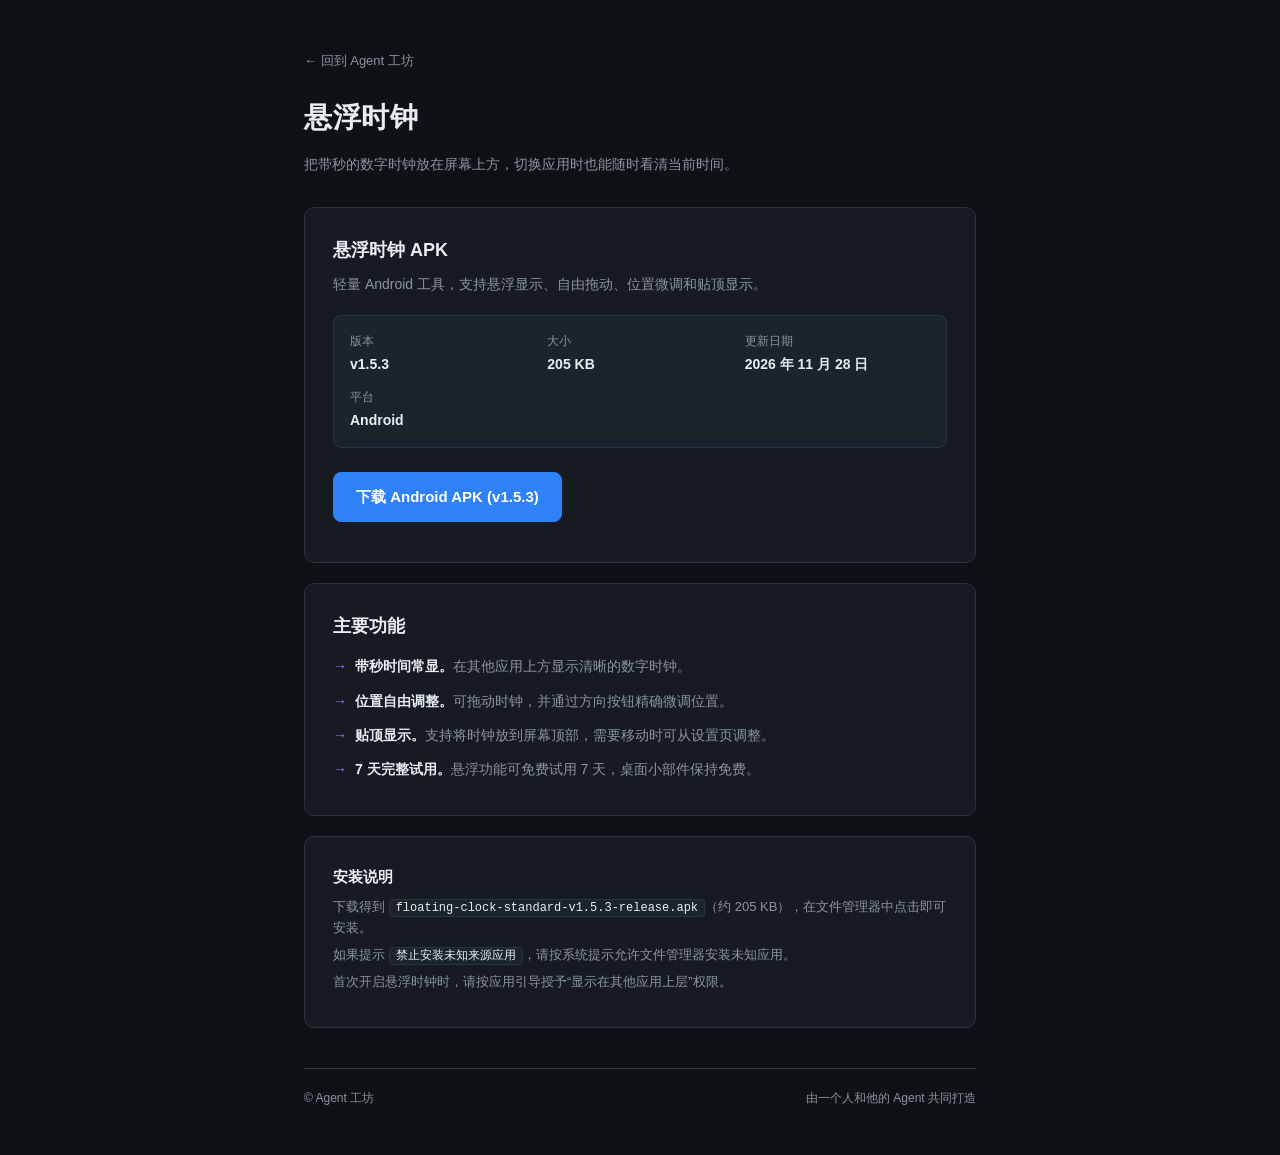
<file: apps/floating-clock/index.html>
<!DOCTYPE html>
<html lang="zh-CN">
<head>
  <meta charset="UTF-8" />
  <meta name="viewport" content="width=device-width, initial-scale=1.0" />
  <title>悬浮时钟 · Agent 工坊</title>
  <meta name="description" content="Android 带秒悬浮时钟，支持自由拖动、位置微调和贴顶显示。" />
  <style>
    :root {
      --bg: #0e1116;
      --panel: #161b22;
      --panel-2: #1c232c;
      --border: #2a3340;
      --text: #e6edf3;
      --muted: #8b949e;
      --primary: #2f81f7;
      --primary-hover: #4a96fa;
      --accent: #a371f7;
      --radius: 10px;
    }

    * { box-sizing: border-box; }

    html, body {
      margin: 0;
      padding: 0;
      min-height: 100vh;
      background: var(--bg);
      color: var(--text);
      font-family: -apple-system, "Segoe UI", "PingFang SC", "Microsoft YaHei", sans-serif;
      font-size: 15px;
      line-height: 1.6;
    }

    a { color: inherit; text-decoration: none; }

    .page {
      max-width: 720px;
      margin: 0 auto;
      padding: 48px 24px;
    }

    .back {
      display: inline-block;
      margin-bottom: 24px;
      color: var(--muted);
      font-size: 13px;
      transition: color 0.15s ease;
    }
    .back:hover { color: var(--text); }

    header.hero { margin-bottom: 32px; }
    header.hero h1 {
      margin: 0 0 12px;
      font-size: 28px;
      font-weight: 700;
      letter-spacing: 0.5px;
    }
    header.hero p {
      margin: 0;
      color: var(--muted);
      font-size: 14px;
    }

    .panel {
      margin-bottom: 20px;
      padding: 28px;
      background: var(--panel);
      border: 1px solid var(--border);
      border-radius: var(--radius);
    }
    .panel h2 {
      margin: 0 0 8px;
      font-size: 18px;
      font-weight: 600;
    }
    .panel .lead {
      margin: 0 0 20px;
      color: var(--muted);
      font-size: 14px;
    }

    .meta {
      display: grid;
      grid-template-columns: repeat(auto-fit, minmax(140px, 1fr));
      gap: 12px;
      margin: 0 0 24px;
      padding: 16px;
      background: var(--panel-2);
      border: 1px solid var(--border);
      border-radius: 8px;
    }
    .meta-item {
      display: flex;
      flex-direction: column;
      gap: 2px;
    }
    .meta-item .k {
      color: var(--muted);
      font-size: 12px;
    }
    .meta-item .v {
      color: var(--text);
      font-size: 14px;
      font-weight: 600;
    }

    .btn-primary {
      display: inline-block;
      padding: 12px 22px;
      background: var(--primary);
      color: #fff;
      border: 1px solid var(--primary);
      border-radius: 8px;
      font-size: 15px;
      font-weight: 600;
      font-family: inherit;
      cursor: pointer;
      transition: background 0.15s ease, border-color 0.15s ease;
    }
    .btn-primary:hover {
      background: var(--primary-hover);
      border-color: var(--primary-hover);
    }

    .feat {
      margin: 0;
      padding: 0;
      list-style: none;
    }
    .feat li {
      position: relative;
      padding: 6px 0 6px 22px;
      color: var(--muted);
      font-size: 14px;
    }
    .feat li::before {
      position: absolute;
      left: 0;
      color: var(--accent);
      content: "→";
    }
    .feat strong {
      color: var(--text);
      font-weight: 600;
    }

    .tips h2 { font-size: 15px; }
    .tips p {
      margin: 6px 0;
      color: var(--muted);
      font-size: 13px;
    }
    .tips code {
      padding: 1px 6px;
      background: var(--panel-2);
      color: var(--text);
      border: 1px solid var(--border);
      border-radius: 4px;
      font-size: 12px;
    }

    footer.foot {
      display: flex;
      justify-content: space-between;
      flex-wrap: wrap;
      gap: 8px;
      margin-top: 40px;
      padding-top: 20px;
      color: var(--muted);
      border-top: 1px solid var(--border);
      font-size: 12px;
    }

    @media (max-width: 480px) {
      .page { padding: 32px 18px; }
      header.hero h1 { font-size: 24px; }
      .panel { padding: 20px; }
    }
  </style>
</head>
<body>
  <div class="page">
    <a class="back" href="../../">← 回到 Agent 工坊</a>

    <header class="hero">
      <h1>悬浮时钟</h1>
      <p>把带秒的数字时钟放在屏幕上方，切换应用时也能随时看清当前时间。</p>
    </header>

    <section class="panel">
      <h2>悬浮时钟 APK</h2>
      <p class="lead">轻量 Android 工具，支持悬浮显示、自由拖动、位置微调和贴顶显示。</p>

      <div class="meta">
        <div class="meta-item">
          <span class="k">版本</span>
          <span class="v">v1.5.3</span>
        </div>
        <div class="meta-item">
          <span class="k">大小</span>
          <span class="v">205 KB</span>
        </div>
        <div class="meta-item">
          <span class="k">更新日期</span>
          <span class="v">2026 年 11 月 28 日</span>
        </div>
        <div class="meta-item">
          <span class="k">平台</span>
          <span class="v">Android</span>
        </div>
      </div>

      <a href="download/floating-clock-standard-v1.5.3-release.apk.zip"
         download="floating-clock-standard-v1.5.3-release.apk"
         class="btn-primary"
         id="downloadLink">下载 Android APK (v1.5.3)</a>
      <p id="downloadStatus" role="status" aria-live="polite" style="margin: 12px 0 0; color: var(--muted); font-size: 13px;"></p>
    </section>

    <section class="panel">
      <h2>主要功能</h2>
      <ul class="feat">
        <li><strong>带秒时间常显。</strong>在其他应用上方显示清晰的数字时钟。</li>
        <li><strong>位置自由调整。</strong>可拖动时钟，并通过方向按钮精确微调位置。</li>
        <li><strong>贴顶显示。</strong>支持将时钟放到屏幕顶部，需要移动时可从设置页调整。</li>
        <li><strong>7 天完整试用。</strong>悬浮功能可免费试用 7 天，桌面小部件保持免费。</li>
      </ul>
    </section>

    <section class="panel tips">
      <h2>安装说明</h2>
      <p>下载得到 <code>floating-clock-standard-v1.5.3-release.apk</code>（约 205 KB），在文件管理器中点击即可安装。</p>
      <p>如果提示 <code>禁止安装未知来源应用</code>，请按系统提示允许文件管理器安装未知应用。</p>
      <p>首次开启悬浮时钟时，请按应用引导授予“显示在其他应用上层”权限。</p>
    </section>

    <footer class="foot">
      <span>© Agent 工坊</span>
      <span>由一个人和他的 Agent 共同打造</span>
    </footer>
  </div>

  <script src="../../js/tracker.js"></script>
  <script>
    (function () {
      var downloadLink = document.getElementById('downloadLink');
      var downloadStatus = document.getElementById('downloadStatus');

      // 服务端通过 .htaccess 的 mod_headers 把 .apk.zip 伪装成 .apk 下发，
      // 绕开 InfinityFree 对直出 .apk 的截断，浏览器直接拿到 APK 文件。
      downloadLink.addEventListener('click', function () {
        downloadStatus.textContent = '浏览器正在下载 APK（约 205 KB），下载后在文件管理器中点击安装。';
        if (window.Tracker) window.Tracker.track('floating-clock_download');
      });
    })();
  </script>
</body>
</html>
</file>
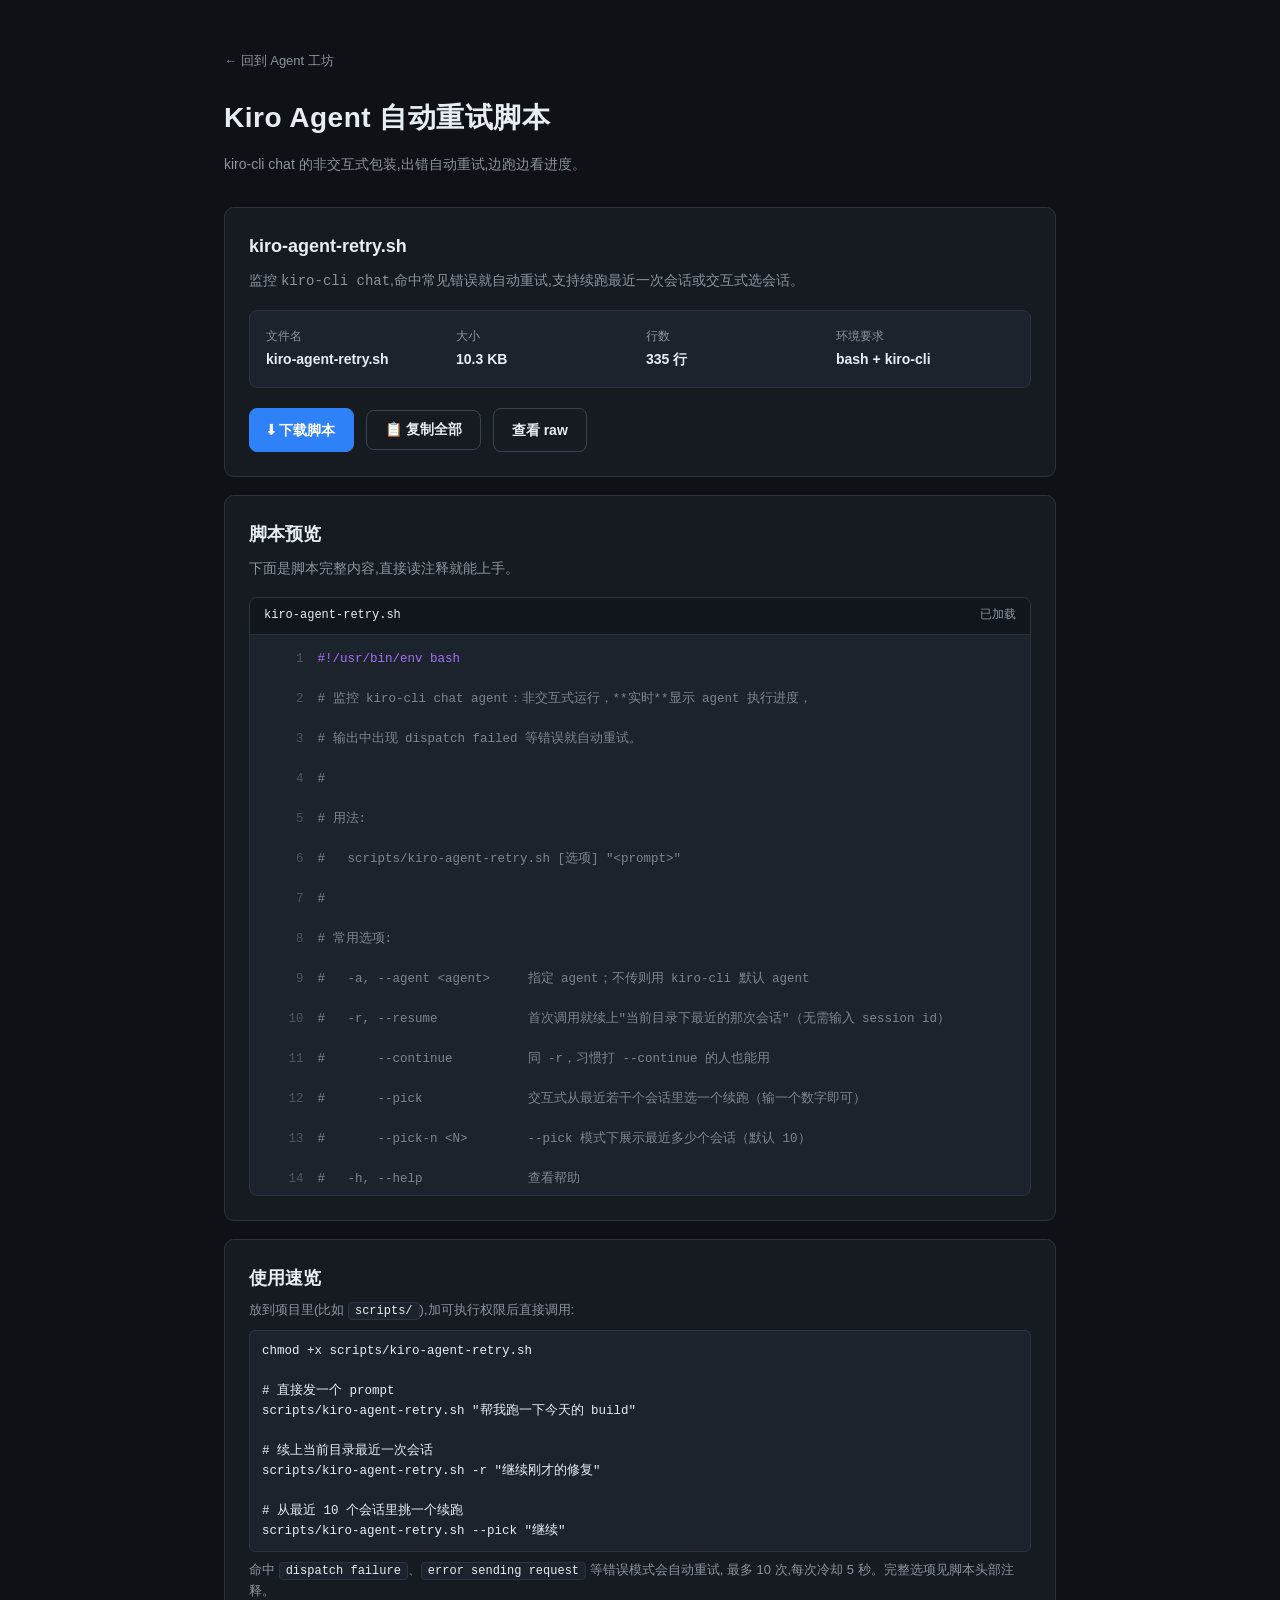
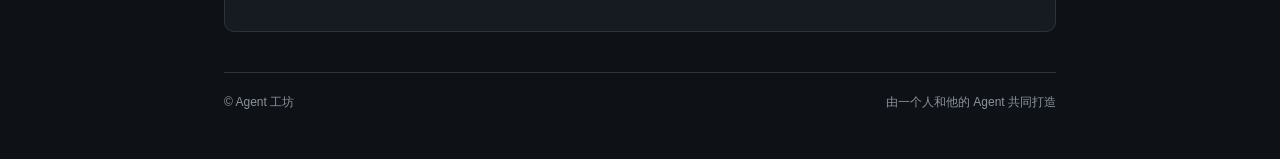
<file: apps/kiro-retry/index.html>
<!DOCTYPE html>
<html lang="zh-CN">
<head>
    <meta charset="UTF-8">
    <meta name="viewport" content="width=device-width, initial-scale=1.0">
    <title>Kiro Agent 自动重试脚本 · Agent 工坊</title>
    <meta name="description" content="kiro-cli chat 的非交互式包装脚本,出错就自动重试,边跑边看进度。" />
    <style>
        :root {
            --bg: #0e1116;
            --panel: #161b22;
            --panel-2: #1c232c;
            --border: #2a3340;
            --border-strong: #3a4452;
            --text: #e6edf3;
            --muted: #8b949e;
            --primary: #2f81f7;
            --primary-hover: #4a96fa;
            --accent: #a371f7;
            --green: #3fb950;
            --radius: 10px;
        }

        * { box-sizing: border-box; }

        html, body {
            margin: 0;
            padding: 0;
            background: var(--bg);
            color: var(--text);
            font-family: -apple-system, "Segoe UI", "PingFang SC", "Microsoft YaHei", sans-serif;
            font-size: 15px;
            line-height: 1.6;
            min-height: 100vh;
        }

        a { color: inherit; text-decoration: none; }

        .page {
            max-width: 880px;
            margin: 0 auto;
            padding: 48px 24px 48px;
        }

        .back {
            display: inline-block;
            color: var(--muted);
            font-size: 13px;
            margin-bottom: 24px;
            transition: color 0.15s ease;
        }
        .back:hover { color: var(--text); }

        header.hero {
            margin-bottom: 32px;
        }
        header.hero h1 {
            margin: 0 0 12px;
            font-size: 28px;
            font-weight: 700;
            letter-spacing: 0.5px;
        }
        header.hero p {
            margin: 0;
            color: var(--muted);
            font-size: 14px;
        }

        .panel {
            background: var(--panel);
            border: 1px solid var(--border);
            border-radius: var(--radius);
            padding: 24px;
            margin-bottom: 18px;
        }

        .panel h2 {
            margin: 0 0 8px;
            font-size: 18px;
            font-weight: 600;
        }
        .panel .lead {
            margin: 0 0 18px;
            color: var(--muted);
            font-size: 14px;
        }

        .meta {
            display: grid;
            grid-template-columns: repeat(auto-fit, minmax(140px, 1fr));
            gap: 12px;
            margin: 0 0 20px;
            padding: 16px;
            background: var(--panel-2);
            border: 1px solid var(--border);
            border-radius: 8px;
        }
        .meta-item {
            display: flex;
            flex-direction: column;
            gap: 2px;
        }
        .meta-item .k {
            color: var(--muted);
            font-size: 12px;
        }
        .meta-item .v {
            color: var(--text);
            font-size: 14px;
            font-weight: 600;
        }

        .actions {
            display: flex;
            flex-wrap: wrap;
            align-items: center;
            gap: 12px;
        }

        .btn {
            display: inline-block;
            border-radius: 8px;
            padding: 10px 18px;
            font-size: 14px;
            font-weight: 600;
            font-family: inherit;
            cursor: pointer;
            transition: background 0.15s ease, border-color 0.15s ease, color 0.15s ease;
            border: 1px solid transparent;
            user-select: none;
        }
        .btn-primary {
            background: var(--primary);
            color: #fff;
            border-color: var(--primary);
        }
        .btn-primary:hover {
            background: var(--primary-hover);
            border-color: var(--primary-hover);
        }
        .btn-ghost {
            background: transparent;
            color: var(--text);
            border-color: var(--border-strong);
        }
        .btn-ghost:hover {
            border-color: var(--primary);
            color: var(--primary);
        }
        .btn-ghost.ok {
            color: var(--green);
            border-color: var(--green);
        }

        /* 代码查看区 */
        .code-wrap {
            background: var(--panel-2);
            border: 1px solid var(--border);
            border-radius: 8px;
            overflow: hidden;
        }
        .code-head {
            display: flex;
            justify-content: space-between;
            align-items: center;
            padding: 8px 14px;
            border-bottom: 1px solid var(--border);
            background: #11161d;
            color: var(--muted);
            font-size: 12px;
            font-family: ui-monospace, SFMono-Regular, "SF Mono", Menlo, Consolas, monospace;
        }
        .code-head .file {
            color: var(--text);
        }
        .code-scroll {
            max-height: 560px;
            overflow: auto;
        }
        pre.code {
            margin: 0;
            padding: 14px 16px;
            font-family: ui-monospace, SFMono-Regular, "SF Mono", Menlo, Consolas, "Microsoft YaHei Mono", monospace;
            font-size: 12.5px;
            line-height: 1.6;
            color: var(--text);
            white-space: pre;
            tab-size: 4;
        }
        pre.code .line {
            display: block;
        }
        pre.code .ln {
            display: inline-block;
            width: 3em;
            margin-right: 14px;
            text-align: right;
            color: #4a5564;
            user-select: none;
        }
        pre.code .cmt { color: #7d8590; }
        pre.code .shebang { color: var(--accent); }

        .panel.tips p {
            margin: 6px 0;
            color: var(--muted);
            font-size: 13px;
        }
        .panel.tips code {
            background: var(--panel-2);
            border: 1px solid var(--border);
            border-radius: 4px;
            padding: 1px 6px;
            font-size: 12px;
            color: var(--text);
            font-family: ui-monospace, SFMono-Regular, Menlo, Consolas, monospace;
        }
        .panel.tips pre {
            background: var(--panel-2);
            border: 1px solid var(--border);
            border-radius: 6px;
            padding: 10px 12px;
            margin: 8px 0;
            font-size: 12.5px;
            color: var(--text);
            font-family: ui-monospace, SFMono-Regular, Menlo, Consolas, monospace;
            overflow-x: auto;
        }

        .loading, .err {
            color: var(--muted);
            font-size: 13px;
            padding: 12px 16px;
        }
        .err { color: #f85149; }

        footer.foot {
            margin-top: 40px;
            padding-top: 20px;
            border-top: 1px solid var(--border);
            color: var(--muted);
            font-size: 12px;
            display: flex;
            justify-content: space-between;
            flex-wrap: wrap;
            gap: 8px;
        }

        @media (max-width: 480px) {
            .page { padding: 32px 18px 32px; }
            header.hero h1 { font-size: 24px; }
            .panel { padding: 18px; }
            pre.code { font-size: 11.5px; }
        }
    </style>
</head>
<body>
    <div class="page">
        <a class="back" href="../../">← 回到 Agent 工坊</a>

        <header class="hero">
            <h1>Kiro Agent 自动重试脚本</h1>
            <p>kiro-cli chat 的非交互式包装,出错自动重试,边跑边看进度。</p>
        </header>

        <section class="panel">
            <h2>kiro-agent-retry.sh</h2>
            <p class="lead">监控 <code>kiro-cli chat</code>,命中常见错误就自动重试,支持续跑最近一次会话或交互式选会话。</p>

            <div class="meta">
                <div class="meta-item">
                    <span class="k">文件名</span>
                    <span class="v">kiro-agent-retry.sh</span>
                </div>
                <div class="meta-item">
                    <span class="k">大小</span>
                    <span class="v" id="metaSize">—</span>
                </div>
                <div class="meta-item">
                    <span class="k">行数</span>
                    <span class="v" id="metaLines">—</span>
                </div>
                <div class="meta-item">
                    <span class="k">环境要求</span>
                    <span class="v">bash + kiro-cli</span>
                </div>
            </div>

            <div class="actions">
                <a id="downloadLink" class="btn btn-primary"
                   href="kiro-agent-retry.sh"
                   download="kiro-agent-retry.sh">
                    ⬇ 下载脚本
                </a>
                <button type="button" id="copyBtn" class="btn btn-ghost">
                    📋 复制全部
                </button>
                <a id="rawLink" class="btn btn-ghost" href="kiro-agent-retry.sh" target="_blank" rel="noopener">
                    查看 raw
                </a>
            </div>
        </section>

        <section class="panel">
            <h2>脚本预览</h2>
            <p class="lead">下面是脚本完整内容,直接读注释就能上手。</p>
            <div class="code-wrap">
                <div class="code-head">
                    <span class="file">kiro-agent-retry.sh</span>
                    <span id="codeStatus">加载中…</span>
                </div>
                <div class="code-scroll">
                    <pre class="code" id="codeBlock"><span class="loading">正在加载脚本内容…</span></pre>
                </div>
            </div>
        </section>

        <section class="panel tips">
            <h2>使用速览</h2>
            <p>放到项目里(比如 <code>scripts/</code>),加可执行权限后直接调用:</p>
<pre>chmod +x scripts/kiro-agent-retry.sh

# 直接发一个 prompt
scripts/kiro-agent-retry.sh "帮我跑一下今天的 build"

# 续上当前目录最近一次会话
scripts/kiro-agent-retry.sh -r "继续刚才的修复"

# 从最近 10 个会话里挑一个续跑
scripts/kiro-agent-retry.sh --pick "继续"</pre>
            <p>命中 <code>dispatch failure</code>、<code>error sending request</code> 等错误模式会自动重试,
                最多 10 次,每次冷却 5 秒。完整选项见脚本头部注释。</p>
        </section>

        <footer class="foot">
            <span>© Agent 工坊</span>
            <span>由一个人和他的 Agent 共同打造</span>
        </footer>
    </div>

    <script src="../../js/tracker.js"></script>
    <script>
        (function () {
            var SCRIPT_URL = 'kiro-agent-retry.sh';
            var FILE_NAME = 'kiro-agent-retry.sh';
            var codeBlock = document.getElementById('codeBlock');
            var codeStatus = document.getElementById('codeStatus');
            var metaSize = document.getElementById('metaSize');
            var metaLines = document.getElementById('metaLines');
            var copyBtn = document.getElementById('copyBtn');
            var downloadLink = document.getElementById('downloadLink');
            var rawLink = document.getElementById('rawLink');

            var scriptText = '';
            var blobUrlDownload = '';
            var blobUrlRaw = '';

            function escapeHtml(s) {
                return s.replace(/[&<>]/g, function (ch) {
                    return ch === '&' ? '&amp;' : ch === '<' ? '&lt;' : '&gt;';
                });
            }

            // 极简高亮:整行注释染灰,#! shebang 用强调色,其它原色。
            function renderHighlighted(text) {
                var lines = text.split('\n');
                var pad = String(lines.length).length;
                var out = '';
                for (var i = 0; i < lines.length; i++) {
                    var raw = lines[i];
                    var trimmed = raw.replace(/^\s+/, '');
                    var cls = '';
                    if (i === 0 && trimmed.indexOf('#!') === 0) {
                        cls = 'shebang';
                    } else if (trimmed.indexOf('#') === 0) {
                        cls = 'cmt';
                    }
                    var num = String(i + 1);
                    while (num.length < pad) num = ' ' + num;
                    var content = escapeHtml(raw);
                    if (cls) {
                        content = '<span class="' + cls + '">' + content + '</span>';
                    }
                    out += '<span class="line"><span class="ln">' + num + '</span>' + content + '</span>\n';
                }
                return out;
            }

            function humanSize(bytes) {
                if (bytes < 1024) return bytes + ' B';
                if (bytes < 1024 * 1024) return (bytes / 1024).toFixed(1) + ' KB';
                return (bytes / 1024 / 1024).toFixed(2) + ' MB';
            }

            // 拿到脚本文本后,把"下载"和"查看 raw"切到 Blob URL,
            // 这样彻底脱离服务器对 .sh 的 Content-Disposition / MIME 处理。
            function rewireLinksToBlob(text) {
                try {
                    // 下载用 octet-stream + download 属性,确保是"另存为"
                    var dlBlob = new Blob([text], { type: 'application/octet-stream' });
                    blobUrlDownload = URL.createObjectURL(dlBlob);
                    downloadLink.href = blobUrlDownload;
                    downloadLink.setAttribute('download', FILE_NAME);

                    // 查看 raw 用 text/plain,新窗口打开就是纯文本预览
                    var rawBlob = new Blob([text], { type: 'text/plain;charset=utf-8' });
                    blobUrlRaw = URL.createObjectURL(rawBlob);
                    rawLink.href = blobUrlRaw;
                    // raw 不需要 download
                    rawLink.removeAttribute('download');
                } catch (_) {
                    // Blob 不可用就保持原始 href,至少还能用
                }
            }

            function loadScript() {
                // 加 cache-buster,避开 InfinityFree 的边缘缓存
                var url = SCRIPT_URL + '?t=' + Date.now();
                fetch(url, { cache: 'no-store', credentials: 'same-origin' })
                    .then(function (res) {
                        if (!res.ok) throw new Error('HTTP ' + res.status);
                        return res.text();
                    })
                    .then(function (text) {
                        // 简单校验:正常脚本应以 #! 开头。如果服务器返回的是
                        // HTML 拦截页或其它内容,直接走失败分支。
                        if (!/^#!/.test(text)) {
                            throw new Error('返回内容不是 shell 脚本');
                        }
                        scriptText = text;
                        codeBlock.innerHTML = renderHighlighted(text);

                        var bytes = new Blob([text]).size;
                        metaSize.textContent = humanSize(bytes);
                        metaLines.textContent = text.split('\n').length + ' 行';
                        codeStatus.textContent = '已加载';

                        rewireLinksToBlob(text);
                    })
                    .catch(function (err) {
                        codeBlock.innerHTML = '<span class="err">脚本预览加载失败:' +
                            escapeHtml(String(err.message || err)) +
                            '。可点击上方"下载脚本"获取文件。</span>';
                        codeStatus.textContent = '加载失败';
                    });
            }

            // 复制到剪贴板
            copyBtn.addEventListener('click', function () {
                if (!scriptText) {
                    copyBtn.textContent = '⚠ 还没加载好';
                    setTimeout(function () { copyBtn.textContent = '📋 复制全部'; }, 1500);
                    return;
                }
                var done = function () {
                    copyBtn.classList.add('ok');
                    copyBtn.textContent = '✓ 已复制';
                    setTimeout(function () {
                        copyBtn.classList.remove('ok');
                        copyBtn.textContent = '📋 复制全部';
                    }, 1500);
                };
                var fallback = function () {
                    var ta = document.createElement('textarea');
                    ta.value = scriptText;
                    ta.style.position = 'fixed';
                    ta.style.left = '-9999px';
                    document.body.appendChild(ta);
                    ta.select();
                    try { document.execCommand('copy'); done(); }
                    catch (_) {
                        copyBtn.textContent = '⚠ 复制失败';
                        setTimeout(function () { copyBtn.textContent = '📋 复制全部'; }, 1500);
                    }
                    document.body.removeChild(ta);
                };
                if (navigator.clipboard && navigator.clipboard.writeText) {
                    navigator.clipboard.writeText(scriptText).then(done).catch(fallback);
                } else {
                    fallback();
                }
                if (window.Tracker) Tracker.track('kiro-retry_copy');
            });

            // 下载点击埋点
            downloadLink.addEventListener('click', function () {
                if (window.Tracker) Tracker.track('kiro-retry_download');
            });

            loadScript();
        })();
    </script>
</body>
</html>
</file>
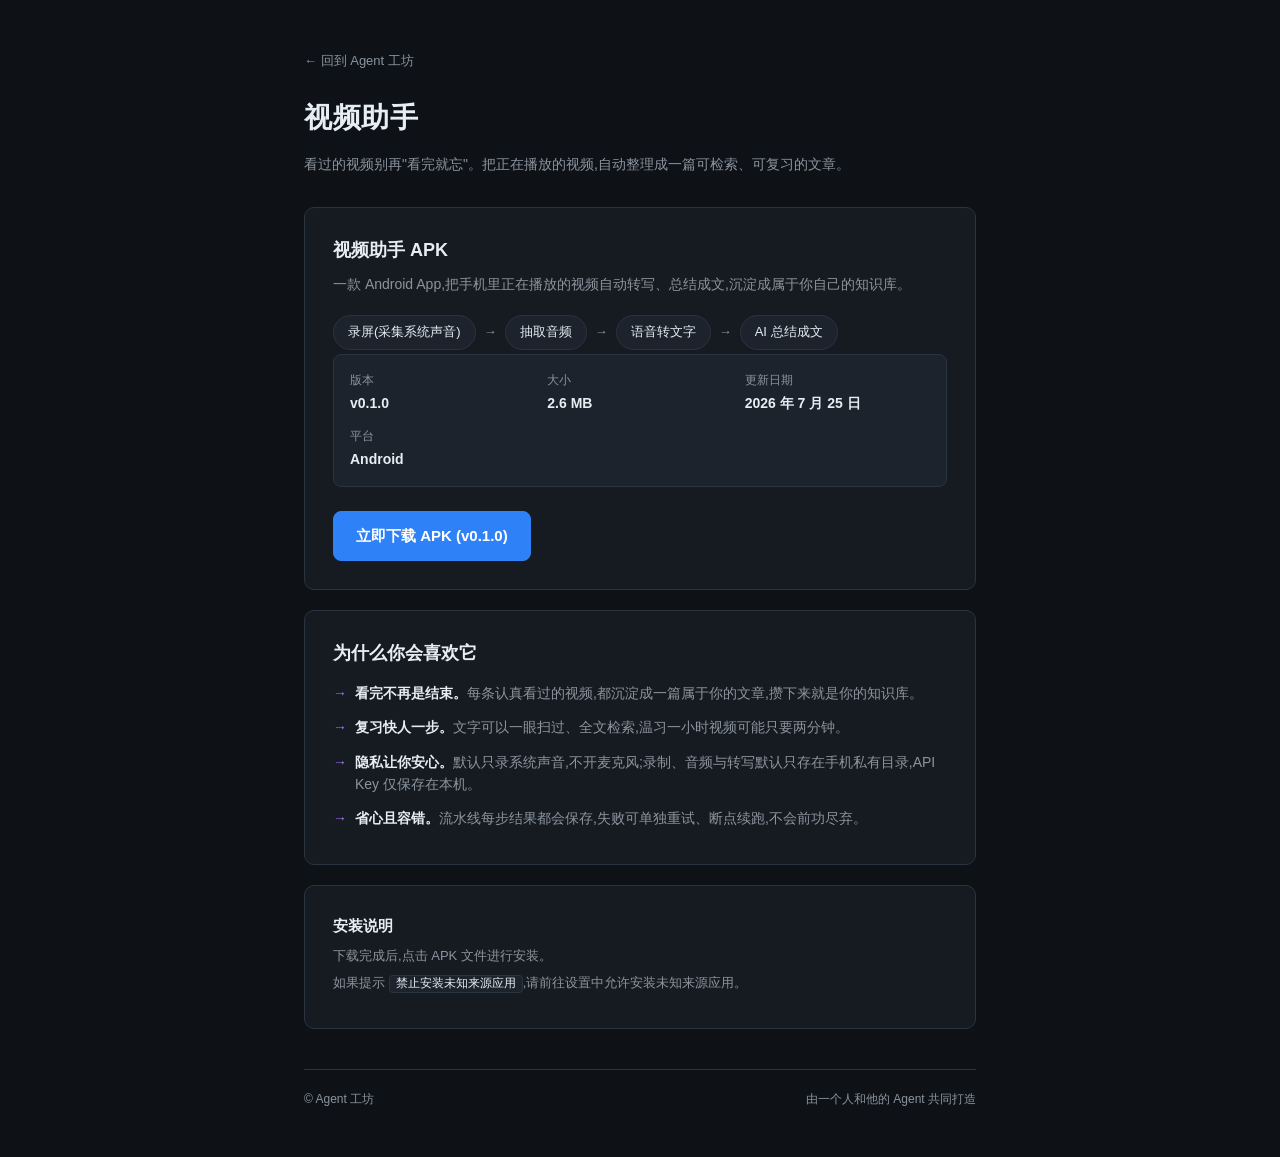
<file: apps/video-helper/index.html>
<!DOCTYPE html>
<html lang="zh-CN">
<head>
    <meta charset="UTF-8">
    <meta name="viewport" content="width=device-width, initial-scale=1.0">
    <title>视频助手 · Agent 工坊</title>
    <meta name="description" content="把你手机里正在播放的视频,自动整理成一篇结构清晰的文章。录屏 → 转写 → AI 总结,一条龙。" />
    <style>
        :root {
            --bg: #0e1116;
            --panel: #161b22;
            --panel-2: #1c232c;
            --border: #2a3340;
            --border-strong: #3a4452;
            --text: #e6edf3;
            --muted: #8b949e;
            --primary: #2f81f7;
            --primary-hover: #4a96fa;
            --accent: #a371f7;
            --radius: 10px;
        }

        * { box-sizing: border-box; }

        html, body {
            margin: 0;
            padding: 0;
            background: var(--bg);
            color: var(--text);
            font-family: -apple-system, "Segoe UI", "PingFang SC", "Microsoft YaHei", sans-serif;
            font-size: 15px;
            line-height: 1.6;
            min-height: 100vh;
        }

        a { color: inherit; text-decoration: none; }

        .page {
            max-width: 720px;
            margin: 0 auto;
            padding: 48px 24px 48px;
        }

        .back {
            display: inline-block;
            color: var(--muted);
            font-size: 13px;
            margin-bottom: 24px;
            transition: color 0.15s ease;
        }
        .back:hover { color: var(--text); }

        header.hero {
            margin-bottom: 32px;
        }
        header.hero h1 {
            margin: 0 0 12px;
            font-size: 28px;
            font-weight: 700;
            letter-spacing: 0.5px;
        }
        header.hero p {
            margin: 0;
            color: var(--muted);
            font-size: 14px;
        }

        .panel {
            background: var(--panel);
            border: 1px solid var(--border);
            border-radius: var(--radius);
            padding: 28px;
            margin-bottom: 20px;
        }

        .panel h2 {
            margin: 0 0 8px;
            font-size: 18px;
            font-weight: 600;
        }
        .panel .lead {
            margin: 0 0 20px;
            color: var(--muted);
            font-size: 14px;
        }

        .meta {
            display: grid;
            grid-template-columns: repeat(auto-fit, minmax(140px, 1fr));
            gap: 12px;
            margin: 0 0 24px;
            padding: 16px;
            background: var(--panel-2);
            border: 1px solid var(--border);
            border-radius: 8px;
        }
        .meta-item {
            display: flex;
            flex-direction: column;
            gap: 2px;
        }
        .meta-item .k {
            color: var(--muted);
            font-size: 12px;
        }
        .meta-item .v {
            color: var(--text);
            font-size: 14px;
            font-weight: 600;
        }

        .download-row {
            display: flex;
            flex-wrap: wrap;
            align-items: center;
            gap: 16px;
        }

        .btn-primary {
            display: inline-block;
            background: var(--primary);
            color: #fff;
            border: 1px solid var(--primary);
            border-radius: 8px;
            padding: 12px 22px;
            font-size: 15px;
            font-weight: 600;
            font-family: inherit;
            cursor: pointer;
            transition: background 0.15s ease, border-color 0.15s ease;
        }
        .btn-primary:hover {
            background: var(--primary-hover);
            border-color: var(--primary-hover);
        }

        .flow {
            display: flex;
            flex-wrap: wrap;
            align-items: center;
            gap: 8px;
            margin: 0 0 4px;
        }
        .flow .step {
            background: var(--panel-2);
            border: 1px solid var(--border);
            border-radius: 999px;
            padding: 6px 14px;
            font-size: 13px;
            color: var(--text);
        }
        .flow .arrow {
            color: var(--muted);
            font-size: 13px;
        }

        .feat {
            list-style: none;
            margin: 0;
            padding: 0;
        }
        .feat li {
            position: relative;
            padding: 6px 0 6px 22px;
            color: var(--muted);
            font-size: 14px;
        }
        .feat li::before {
            content: "→";
            position: absolute;
            left: 0;
            color: var(--accent);
        }
        .feat li strong {
            color: var(--text);
            font-weight: 600;
        }

        .panel.tips h2 {
            font-size: 15px;
        }
        .panel.tips p {
            margin: 6px 0;
            color: var(--muted);
            font-size: 13px;
        }
        .panel.tips code {
            background: var(--panel-2);
            border: 1px solid var(--border);
            border-radius: 4px;
            padding: 1px 6px;
            font-size: 12px;
            color: var(--text);
        }

        footer.foot {
            margin-top: 40px;
            padding-top: 20px;
            border-top: 1px solid var(--border);
            color: var(--muted);
            font-size: 12px;
            display: flex;
            justify-content: space-between;
            flex-wrap: wrap;
            gap: 8px;
        }

        @media (max-width: 480px) {
            .page { padding: 32px 18px 32px; }
            header.hero h1 { font-size: 24px; }
            .panel { padding: 20px; }
        }
    </style>
</head>
<body>
    <div class="page">
        <a class="back" href="../../">← 回到 Agent 工坊</a>

        <header class="hero">
            <h1>视频助手</h1>
            <p>看过的视频别再"看完就忘"。把正在播放的视频,自动整理成一篇可检索、可复习的文章。</p>
        </header>

        <section class="panel">
            <h2>视频助手 APK</h2>
            <p class="lead">一款 Android App,把手机里正在播放的视频自动转写、总结成文,沉淀成属于你自己的知识库。</p>

            <div class="flow">
                <span class="step">录屏(采集系统声音)</span>
                <span class="arrow">→</span>
                <span class="step">抽取音频</span>
                <span class="arrow">→</span>
                <span class="step">语音转文字</span>
                <span class="arrow">→</span>
                <span class="step">AI 总结成文</span>
            </div>

            <div class="meta">
                <div class="meta-item">
                    <span class="k">版本</span>
                    <span class="v">v0.1.0</span>
                </div>
                <div class="meta-item">
                    <span class="k">大小</span>
                    <span class="v">2.6 MB</span>
                </div>
                <div class="meta-item">
                    <span class="k">更新日期</span>
                    <span class="v">2026 年 7 月 25 日</span>
                </div>
                <div class="meta-item">
                    <span class="k">平台</span>
                    <span class="v">Android</span>
                </div>
            </div>

            <div class="download-row">
                <a href="download.php" class="btn-primary" id="downloadLink">
                    立即下载 APK (v0.1.0)
                </a>
            </div>
        </section>

        <section class="panel">
            <h2>为什么你会喜欢它</h2>
            <ul class="feat">
                <li><strong>看完不再是结束。</strong>每条认真看过的视频,都沉淀成一篇属于你的文章,攒下来就是你的知识库。</li>
                <li><strong>复习快人一步。</strong>文字可以一眼扫过、全文检索,温习一小时视频可能只要两分钟。</li>
                <li><strong>隐私让你安心。</strong>默认只录系统声音,不开麦克风;录制、音频与转写默认只存在手机私有目录,API Key 仅保存在本机。</li>
                <li><strong>省心且容错。</strong>流水线每步结果都会保存,失败可单独重试、断点续跑,不会前功尽弃。</li>
            </ul>
        </section>

        <section class="panel tips">
            <h2>安装说明</h2>
            <p>下载完成后,点击 APK 文件进行安装。</p>
            <p>如果提示 <code>禁止安装未知来源应用</code>,请前往设置中允许安装未知来源应用。</p>
        </section>

        <footer class="foot">
            <span>© Agent 工坊</span>
            <span>由一个人和他的 Agent 共同打造</span>
        </footer>
    </div>

    <script src="../../js/tracker.js"></script>
    <script>
        // 下载点击埋点
        document.getElementById('downloadLink').addEventListener('click', function () {
            if (window.Tracker) Tracker.track('video-helper_download');
        });
    </script>
</body>
</html>
</file>
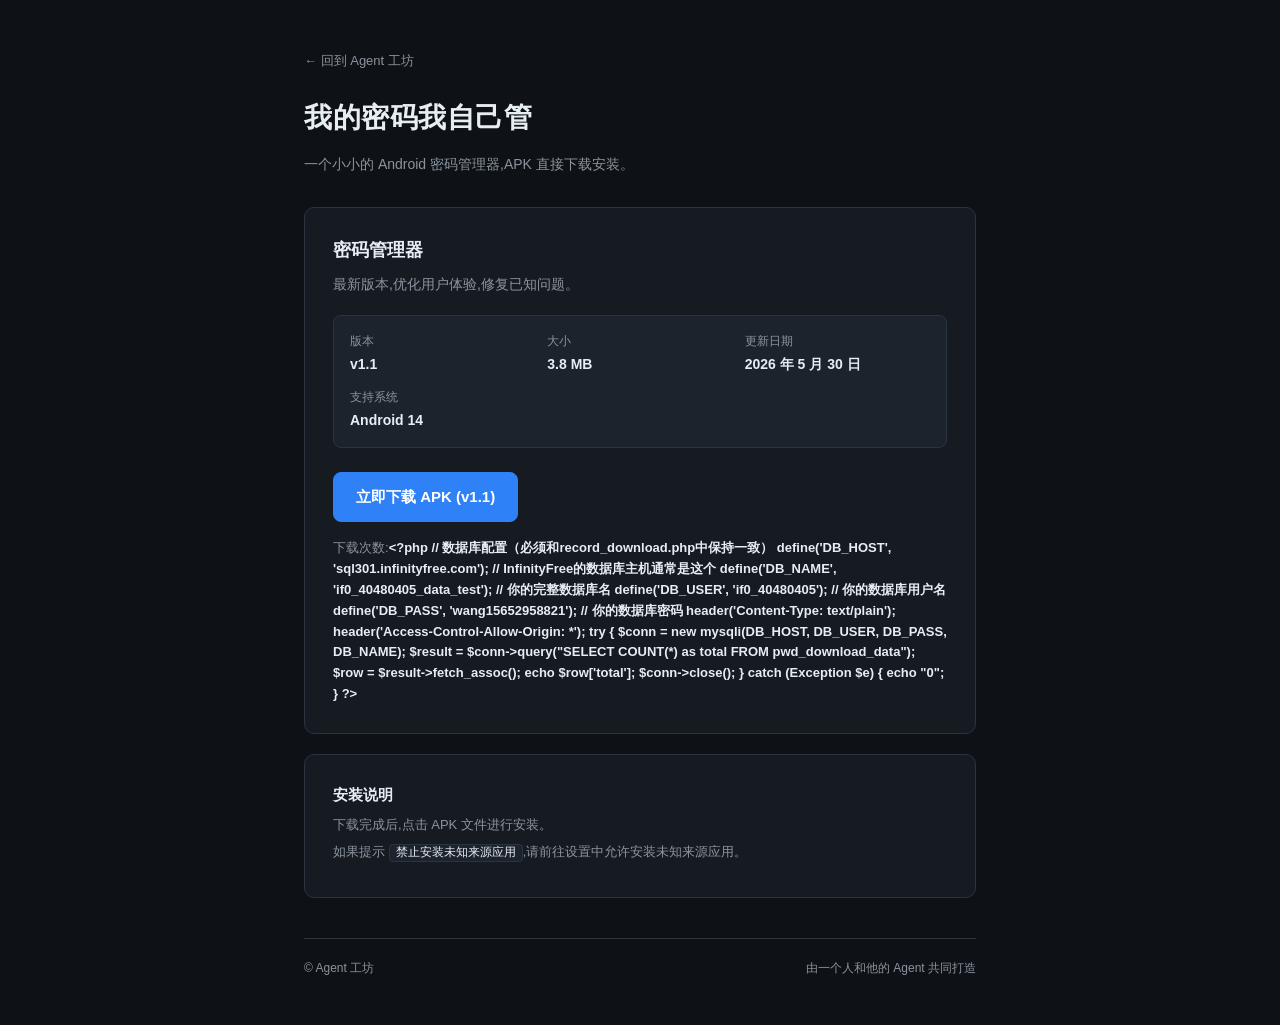
<file: apps/ypwd/index.html>
<!DOCTYPE html>
<html lang="zh-CN">
<head>
    <meta charset="UTF-8">
    <meta name="viewport" content="width=device-width, initial-scale=1.0">
    <title>我的密码我自己管 · Agent 工坊</title>
    <meta name="description" content="一个小小的 Android 密码管理器,APK 直接下载安装。" />
    <style>
        :root {
            --bg: #0e1116;
            --panel: #161b22;
            --panel-2: #1c232c;
            --border: #2a3340;
            --border-strong: #3a4452;
            --text: #e6edf3;
            --muted: #8b949e;
            --primary: #2f81f7;
            --primary-hover: #4a96fa;
            --accent: #a371f7;
            --radius: 10px;
        }

        * { box-sizing: border-box; }

        html, body {
            margin: 0;
            padding: 0;
            background: var(--bg);
            color: var(--text);
            font-family: -apple-system, "Segoe UI", "PingFang SC", "Microsoft YaHei", sans-serif;
            font-size: 15px;
            line-height: 1.6;
            min-height: 100vh;
        }

        a { color: inherit; text-decoration: none; }

        .page {
            max-width: 720px;
            margin: 0 auto;
            padding: 48px 24px 48px;
        }

        .back {
            display: inline-block;
            color: var(--muted);
            font-size: 13px;
            margin-bottom: 24px;
            transition: color 0.15s ease;
        }
        .back:hover { color: var(--text); }

        header.hero {
            margin-bottom: 32px;
        }
        header.hero h1 {
            margin: 0 0 12px;
            font-size: 28px;
            font-weight: 700;
            letter-spacing: 0.5px;
        }
        header.hero p {
            margin: 0;
            color: var(--muted);
            font-size: 14px;
        }

        .panel {
            background: var(--panel);
            border: 1px solid var(--border);
            border-radius: var(--radius);
            padding: 28px;
            margin-bottom: 20px;
        }

        .panel h2 {
            margin: 0 0 8px;
            font-size: 18px;
            font-weight: 600;
        }
        .panel .lead {
            margin: 0 0 20px;
            color: var(--muted);
            font-size: 14px;
        }

        .meta {
            display: grid;
            grid-template-columns: repeat(auto-fit, minmax(140px, 1fr));
            gap: 12px;
            margin: 0 0 24px;
            padding: 16px;
            background: var(--panel-2);
            border: 1px solid var(--border);
            border-radius: 8px;
        }
        .meta-item {
            display: flex;
            flex-direction: column;
            gap: 2px;
        }
        .meta-item .k {
            color: var(--muted);
            font-size: 12px;
        }
        .meta-item .v {
            color: var(--text);
            font-size: 14px;
            font-weight: 600;
        }

        .download-row {
            display: flex;
            flex-wrap: wrap;
            align-items: center;
            gap: 16px;
        }

        .btn-primary {
            display: inline-block;
            background: var(--primary);
            color: #fff;
            border: 1px solid var(--primary);
            border-radius: 8px;
            padding: 12px 22px;
            font-size: 15px;
            font-weight: 600;
            font-family: inherit;
            cursor: pointer;
            transition: background 0.15s ease, border-color 0.15s ease;
        }
        .btn-primary:hover {
            background: var(--primary-hover);
            border-color: var(--primary-hover);
        }

        .count {
            color: var(--muted);
            font-size: 13px;
        }
        .count strong {
            color: var(--text);
            font-weight: 600;
        }

        .panel.tips h2 {
            font-size: 15px;
        }
        .panel.tips p {
            margin: 6px 0;
            color: var(--muted);
            font-size: 13px;
        }
        .panel.tips code {
            background: var(--panel-2);
            border: 1px solid var(--border);
            border-radius: 4px;
            padding: 1px 6px;
            font-size: 12px;
            color: var(--text);
        }

        footer.foot {
            margin-top: 40px;
            padding-top: 20px;
            border-top: 1px solid var(--border);
            color: var(--muted);
            font-size: 12px;
            display: flex;
            justify-content: space-between;
            flex-wrap: wrap;
            gap: 8px;
        }

        @media (max-width: 480px) {
            .page { padding: 32px 18px 32px; }
            header.hero h1 { font-size: 24px; }
            .panel { padding: 20px; }
        }
    </style>
</head>
<body>
    <div class="page">
        <a class="back" href="../../">← 回到 Agent 工坊</a>

        <header class="hero">
            <h1>我的密码我自己管</h1>
            <p>一个小小的 Android 密码管理器,APK 直接下载安装。</p>
        </header>

        <section class="panel">
            <h2>密码管理器</h2>
            <p class="lead">最新版本,优化用户体验,修复已知问题。</p>

            <div class="meta">
                <div class="meta-item">
                    <span class="k">版本</span>
                    <span class="v">v1.1</span>
                </div>
                <div class="meta-item">
                    <span class="k">大小</span>
                    <span class="v">3.8 MB</span>
                </div>
                <div class="meta-item">
                    <span class="k">更新日期</span>
                    <span class="v">2026 年 5 月 30 日</span>
                </div>
                <div class="meta-item">
                    <span class="k">支持系统</span>
                    <span class="v">Android 14</span>
                </div>
            </div>

            <div class="download-row">
                <a href="download/YPwd.apk" class="btn-primary" id="downloadLink" download="密码管理器.apk">
                    立即下载 APK (v1.1)
                </a>
                <span class="count">下载次数:<strong id="downloadCount">0</strong></span>
            </div>
        </section>

        <section class="panel tips">
            <h2>安装说明</h2>
            <p>下载完成后,点击 APK 文件进行安装。</p>
            <p>如果提示 <code>禁止安装未知来源应用</code>,请前往设置中允许安装未知来源应用。</p>
        </section>

        <footer class="foot">
            <span>© Agent 工坊</span>
            <span>由一个人和他的 Agent 共同打造</span>
        </footer>
    </div>

    <script>
        // 页面加载时,获取并显示总下载次数
        function loadDownloadCount() {
            fetch('get_count.php')
                .then(response => response.text())
                .then(data => {
                    document.getElementById('downloadCount').textContent = data;
                })
                .catch(err => {
                    console.error('获取下载次数失败:', err);
                    document.getElementById('downloadCount').textContent = '--';
                });
        }

        // 为下载链接绑定点击事件,触发统计
        document.getElementById('downloadLink').addEventListener('click', function(e) {
            e.preventDefault(); // 先阻止默认跳转
            const downloadUrl = this.href;

            // 发送统计请求
            fetch('record_download.php')
                .then(response => response.text())
                .then(newTotal => {
                    document.getElementById('downloadCount').textContent = newTotal;

                    // 创建隐藏的 a 标签并模拟点击,触发下载
                    const link = document.createElement('a');
                    link.href = downloadUrl;
                    link.download = '密码管理器.apk';
                    link.style.display = 'none';
                    document.body.appendChild(link);
                    link.click();
                    document.body.removeChild(link);
                })
                .catch(err => {
                    console.error('统计失败,但仍继续下载:', err);
                    const link = document.createElement('a');
                    link.href = downloadUrl;
                    link.download = '密码管理器.apk';
                    link.style.display = 'none';
                    document.body.appendChild(link);
                    link.click();
                    document.body.removeChild(link);
                });
        });

        // 初始化
        loadDownloadCount();
    </script>
</body>
</html>
</file>
